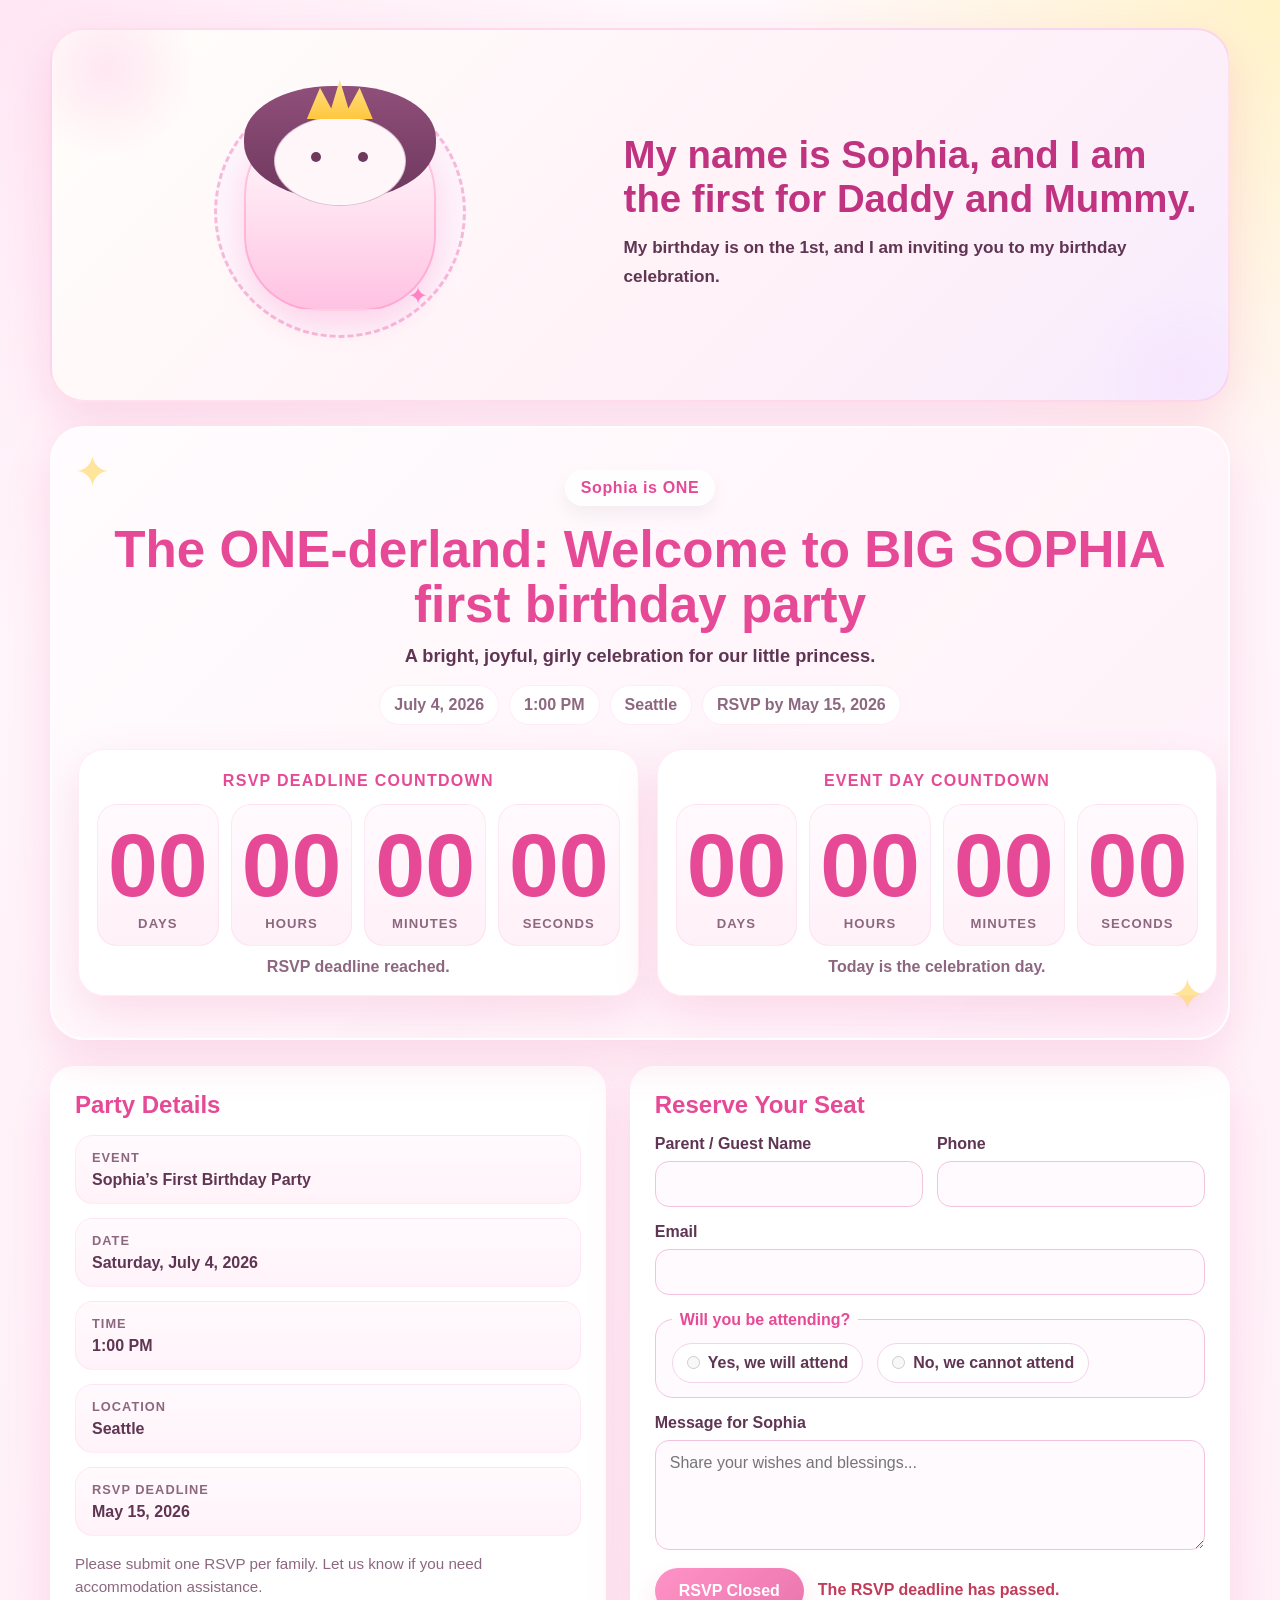
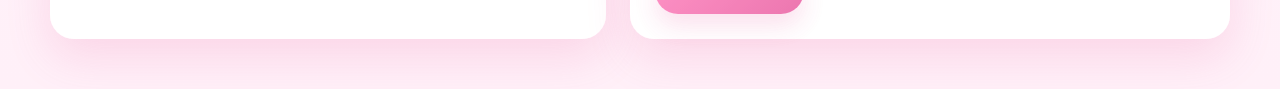
<file: public/index.html>
<!DOCTYPE html>
<html lang="en">
<head>
  <meta charset="UTF-8" />
  <meta name="viewport" content="width=device-width, initial-scale=1.0" />
  <title>The ONE-derland: Welcome to SOPHIA's first birthday party</title>
  <style>
    :root {
      --pink-1: #fff4fa;
      --pink-2: #ffe1f0;
      --pink-3: #ffc6e2;
      --pink-4: #ff9bcb;
      --pink-5: #ff6fb3;
      --pink-6: #e64995;
      --gold: #ffd86b;
      --lavender: #f4edff;
      --text: #5f3553;
      --muted: #8d6780;
      --white: #ffffff;
      --shadow: 0 18px 45px rgba(230, 73, 149, 0.16);
      --radius: 24px;
    }

    * {
      box-sizing: border-box;
    }

    body {
      margin: 0;
      font-family: "Trebuchet MS", "Segoe UI", Arial, sans-serif;
      color: var(--text);
      background:
        radial-gradient(circle at top left, #ffe7f4 0%, transparent 30%),
        radial-gradient(circle at top right, #fff3c9 0%, transparent 24%),
        linear-gradient(180deg, #fff8fc 0%, #fff0f8 100%);
    }

    .page {
      min-height: 100vh;
      padding: 28px 16px 50px;
    }

    .shell {
      max-width: 1180px;
      margin: 0 auto;
    }

    .hero {
      position: relative;
      overflow: hidden;
      background:
        linear-gradient(135deg, rgba(255, 255, 255, 0.95), rgba(255, 240, 248, 0.96)),
        linear-gradient(135deg, var(--pink-3), var(--lavender));
      border-radius: 34px;
      padding: 42px 26px;
      text-align: center;
      box-shadow: var(--shadow);
      border: 2px solid rgba(255, 255, 255, 0.85);
      margin-bottom: 26px;
    }

    .storybook-intro {
      position: relative;
      overflow: hidden;
      background: linear-gradient(135deg, #fffefb, #fff1f8 65%, #f7ecff);
      border: 2px solid rgba(255, 111, 179, 0.2);
      border-radius: 34px;
      margin-bottom: 24px;
      padding: 32px 24px 38px;
      box-shadow: var(--shadow);
    }

    .storybook-intro::before,
    .storybook-intro::after {
      content: "";
      position: absolute;
      width: 180px;
      height: 180px;
      border-radius: 50%;
      filter: blur(2px);
      opacity: 0.3;
      pointer-events: none;
    }

    .storybook-intro::before {
      top: -52px;
      left: -36px;
      background: radial-gradient(circle, #ffb6de, transparent 70%);
    }

    .storybook-intro::after {
      right: -42px;
      bottom: -66px;
      background: radial-gradient(circle, #f4d5ff, transparent 70%);
    }

    .storybook-grid {
      display: grid;
      grid-template-columns: 1fr 1.1fr;
      align-items: center;
      gap: 20px;
    }

    @media (max-width: 860px) {
      .storybook-grid {
        grid-template-columns: 1fr;
      }
    }

    .anime-princess {
      position: relative;
      width: min(100%, 300px);
      aspect-ratio: 1 / 1;
      margin: 0 auto;
      animation: floatUpDown 3.5s ease-in-out infinite;
    }

    .princess-glow {
      position: absolute;
      inset: 8% 8%;
      border-radius: 50%;
      background: radial-gradient(circle, rgba(255, 231, 245, 0.95), rgba(250, 235, 255, 0.35) 70%, transparent);
    }

    .sparkle-ring {
      position: absolute;
      inset: 8%;
      border-radius: 50%;
      border: 3px dashed rgba(230, 73, 149, 0.34);
      animation: spin 16s linear infinite;
    }

    .sparkle-ring::before,
    .sparkle-ring::after {
      content: "✦";
      position: absolute;
      font-size: 1.5rem;
      color: #ff86c5;
      animation: twinkle 1.8s ease-in-out infinite;
    }

    .sparkle-ring::before {
      top: 8%;
      left: 16%;
    }

    .sparkle-ring::after {
      bottom: 10%;
      right: 14%;
      animation-delay: 0.9s;
    }

    .princess-body {
      position: absolute;
      inset: 17% 18%;
      border-radius: 42% 42% 38% 38%;
      background: linear-gradient(180deg, #fff 0%, #ffe5f2 42%, #ffc2e2 100%);
      border: 2px solid rgba(255, 111, 179, 0.35);
      box-shadow: 0 14px 28px rgba(255, 111, 179, 0.2);
    }

    .princess-hair {
      position: absolute;
      top: 8%;
      left: 18%;
      right: 18%;
      height: 38%;
      border-radius: 46% 46% 50% 50%;
      background: linear-gradient(180deg, #8f4f7a, #6f385d);
      animation: sway 3.6s ease-in-out infinite;
      transform-origin: center top;
    }

    .princess-face {
      position: absolute;
      top: 18%;
      left: 28%;
      width: 44%;
      height: 30%;
      border-radius: 50%;
      background: #fff6fa;
      border: 1px solid rgba(111, 56, 93, 0.28);
    }

    .princess-face::before,
    .princess-face::after {
      content: "";
      position: absolute;
      top: 40%;
      width: 10px;
      height: 10px;
      border-radius: 50%;
      background: #6f385d;
      animation: blink 3s infinite;
    }

    .princess-face::before {
      left: 28%;
    }

    .princess-face::after {
      right: 28%;
    }

    .princess-crown {
      position: absolute;
      top: 3%;
      left: 39%;
      width: 22%;
      height: 16%;
      background: linear-gradient(180deg, #ffe999, #ffc63f);
      clip-path: polygon(0% 100%, 20% 35%, 37% 78%, 50% 18%, 63% 78%, 80% 35%, 100% 100%);
      filter: drop-shadow(0 2px 0 rgba(173, 111, 0, 0.3));
      animation: sparklePulse 1.9s ease-in-out infinite;
    }

    .intro-copy h2 {
      margin: 0 0 12px;
      font-size: clamp(1.6rem, 4vw, 2.4rem);
      color: #c03380;
    }

    .intro-copy p {
      margin: 0;
      font-size: 1.07rem;
      line-height: 1.7;
      color: var(--text);
      font-weight: 700;
    }

    @keyframes floatUpDown {
      0%, 100% { transform: translateY(0); }
      50% { transform: translateY(-9px); }
    }

    @keyframes sway {
      0%, 100% { transform: rotate(0deg); }
      50% { transform: rotate(1.8deg); }
    }

    @keyframes spin {
      from { transform: rotate(0deg); }
      to { transform: rotate(360deg); }
    }

    @keyframes twinkle {
      0%, 100% { opacity: 0.5; transform: scale(1); }
      50% { opacity: 1; transform: scale(1.18); }
    }

    @keyframes sparklePulse {
      0%, 100% { transform: translateY(0); filter: drop-shadow(0 2px 0 rgba(173, 111, 0, 0.3)); }
      50% { transform: translateY(-2px); filter: drop-shadow(0 2px 6px rgba(255, 214, 77, 0.8)); }
    }

    @keyframes blink {
      0%, 45%, 100% { transform: scaleY(1); }
      47%, 49% { transform: scaleY(0.1); }
    }

    .hero::before,
    .hero::after {
      position: absolute;
      font-size: 44px;
      color: rgba(255, 216, 107, 0.68);
      content: "✦";
    }

    .hero::before {
      top: 18px;
      left: 22px;
    }

    .hero::after {
      right: 22px;
      bottom: 18px;
    }

    .eyebrow {
      display: inline-block;
      background: rgba(255, 255, 255, 0.9);
      color: var(--pink-6);
      border-radius: 999px;
      padding: 9px 16px;
      font-weight: 800;
      letter-spacing: 0.04em;
      margin-bottom: 16px;
      box-shadow: 0 8px 18px rgba(0, 0, 0, 0.05);
    }

    h1 {
      margin: 0 0 12px;
      font-size: clamp(2rem, 4vw, 3.3rem);
      line-height: 1.08;
      color: var(--pink-6);
    }

    .subtitle {
      margin: 0 0 18px;
      font-size: 1.14rem;
      font-weight: 700;
      color: var(--text);
    }

    .hero-badges {
      display: flex;
      justify-content: center;
      gap: 10px;
      flex-wrap: wrap;
      margin-bottom: 24px;
    }

    .hero-badge {
      background: rgba(255, 255, 255, 0.92);
      color: var(--muted);
      border-radius: 999px;
      padding: 10px 14px;
      font-weight: 800;
      border: 1px solid rgba(255, 111, 179, 0.12);
    }

    .countdown-wrap {
      display: grid;
      grid-template-columns: 1fr 1fr;
      gap: 18px;
      margin-top: 8px;
    }

    @media (max-width: 900px) {
      .countdown-wrap {
        grid-template-columns: 1fr;
      }
    }

    .countdown-card {
      background: rgba(255, 255, 255, 0.95);
      border-radius: 26px;
      padding: 22px 18px 18px;
      border: 1px solid rgba(255, 111, 179, 0.12);
      box-shadow: var(--shadow);
    }

    .countdown-title {
      margin-bottom: 14px;
      color: var(--pink-6);
      font-size: 1rem;
      font-weight: 900;
      text-transform: uppercase;
      letter-spacing: 0.08em;
    }

    .countdown-grid {
      display: grid;
      grid-template-columns: repeat(4, 1fr);
      gap: 12px;
    }

    @media (max-width: 620px) {
      .countdown-grid {
        grid-template-columns: repeat(2, 1fr);
      }
    }

    .countdown-box {
      background: linear-gradient(180deg, #fffafd, #fff1f8);
      border: 1px solid rgba(255, 111, 179, 0.12);
      border-radius: 20px;
      padding: 18px 10px 14px;
      text-align: center;
    }

    .countdown-box span {
      display: block;
      font-size: clamp(2.6rem, 7vw, 5.6rem);
      line-height: 0.95;
      font-weight: 900;
      color: var(--pink-6);
    }

    .countdown-box small {
      display: block;
      margin-top: 8px;
      font-size: 0.82rem;
      font-weight: 800;
      letter-spacing: 0.08em;
      text-transform: uppercase;
      color: var(--muted);
    }

    .countdown-note {
      margin: 12px 0 0;
      min-height: 1.2em;
      font-weight: 800;
      color: var(--muted);
    }

    .main-grid {
      display: grid;
      grid-template-columns: 1fr 1.08fr;
      gap: 24px;
    }

    @media (max-width: 880px) {
      .main-grid {
        grid-template-columns: 1fr;
      }
    }

    .card {
      background: rgba(255, 255, 255, 0.95);
      border-radius: var(--radius);
      padding: 24px;
      box-shadow: var(--shadow);
      border: 1px solid rgba(255, 255, 255, 0.8);
    }

    .card h2 {
      margin: 0 0 16px;
      font-size: 1.5rem;
      color: var(--pink-6);
    }

    .details-list {
      display: grid;
      gap: 14px;
    }

    .detail {
      background: linear-gradient(180deg, #fffafd, #fff3f9);
      border-radius: 18px;
      padding: 14px 16px;
      border: 1px solid rgba(255, 111, 179, 0.1);
    }

    .detail-label {
      margin-bottom: 6px;
      font-size: 0.8rem;
      text-transform: uppercase;
      letter-spacing: 0.08em;
      color: var(--muted);
      font-weight: 800;
    }

    .detail-value {
      font-weight: 800;
      color: var(--text);
    }

    .footnote {
      margin-top: 16px;
      color: var(--muted);
      line-height: 1.55;
      font-size: 0.95rem;
    }

    form {
      display: grid;
      gap: 16px;
    }

    .grid-2 {
      display: grid;
      grid-template-columns: 1fr 1fr;
      gap: 14px;
    }

    @media (max-width: 640px) {
      .grid-2 {
        grid-template-columns: 1fr;
      }
    }

    .field {
      display: grid;
      gap: 8px;
    }

    label {
      font-weight: 800;
      color: var(--text);
    }

    input,
    textarea {
      width: 100%;
      padding: 13px 14px;
      border-radius: 14px;
      border: 1.5px solid #f3c3de;
      background: #fffafd;
      color: var(--text);
      font: inherit;
      transition: 0.2s ease;
    }

    input:focus,
    textarea:focus {
      outline: none;
      border-color: var(--pink-5);
      background: #ffffff;
      box-shadow: 0 0 0 4px rgba(255, 111, 179, 0.14);
    }

    textarea {
      min-height: 110px;
      resize: vertical;
    }

    fieldset {
      margin: 0;
      padding: 14px 16px;
      border-radius: 18px;
      border: 1.5px solid #f3c3de;
      background: #fffafd;
    }

    legend {
      padding: 0 8px;
      color: var(--pink-6);
      font-weight: 800;
    }

    .radio-row {
      display: flex;
      gap: 14px;
      flex-wrap: wrap;
    }

    .radio-option {
      display: inline-flex;
      align-items: center;
      gap: 8px;
      padding: 10px 14px;
      border-radius: 999px;
      background: white;
      border: 1px solid #f6d4e7;
      font-weight: 700;
    }

    .radio-option input {
      width: auto;
      margin: 0;
    }

    .helper {
      color: var(--muted);
      font-size: 0.92rem;
      line-height: 1.5;
    }

    .hidden {
      display: none !important;
    }

    .actions {
      display: flex;
      align-items: center;
      gap: 14px;
      flex-wrap: wrap;
      margin-top: 2px;
    }

    button {
      border: none;
      border-radius: 999px;
      padding: 14px 24px;
      background: linear-gradient(135deg, var(--pink-5), var(--pink-6));
      color: white;
      font-size: 1rem;
      font-weight: 800;
      cursor: pointer;
      box-shadow: 0 12px 25px rgba(230, 73, 149, 0.22);
      transition: transform 0.18s ease, box-shadow 0.18s ease;
    }

    button:hover:enabled {
      transform: translateY(-1px);
      box-shadow: 0 16px 28px rgba(230, 73, 149, 0.28);
    }

    button:disabled {
      opacity: 0.75;
      cursor: not-allowed;
    }

    .status {
      min-height: 1.2em;
      margin: 0;
      font-weight: 800;
    }

    .status.success {
      color: #1d7d4f;
    }

    .status.error {
      color: #c23b59;
    }

    .hp {
      display: none !important;
    }
  </style>
</head>
<body>
  <div class="page">
    <div class="shell">
      <section class="storybook-intro">
        <div class="storybook-grid">
          <div class="anime-princess" aria-hidden="true">
            <div class="princess-glow"></div>
            <div class="sparkle-ring"></div>
            <div class="princess-body"></div>
            <div class="princess-hair"></div>
            <div class="princess-face"></div>
            <div class="princess-crown"></div>
          </div>

          <div class="intro-copy">
            <h2>My name is Sophia, and I am the first for Daddy and Mummy.</h2>
            <p>My birthday is on the 1st, and I am inviting you to my birthday celebration.</p>
          </div>
        </div>
      </section>

      <section class="hero">
        <div class="eyebrow">Sophia is ONE</div>
        <h1>The ONE-derland: Welcome to BIG SOPHIA first birthday party</h1>
        <p class="subtitle">A bright, joyful, girly celebration for our little princess.</p>

        <div class="hero-badges">
          <div class="hero-badge">July 4, 2026</div>
          <div class="hero-badge">1:00 PM</div>
          <div class="hero-badge">Seattle</div>
          <div class="hero-badge">RSVP by May 15, 2026</div>
        </div>

        <div class="countdown-wrap">
          <div class="countdown-card">
            <div class="countdown-title">RSVP Deadline Countdown</div>
            <div class="countdown-grid">
              <div class="countdown-box">
                <span id="rsvpDays">00</span>
                <small>Days</small>
              </div>
              <div class="countdown-box">
                <span id="rsvpHours">00</span>
                <small>Hours</small>
              </div>
              <div class="countdown-box">
                <span id="rsvpMinutes">00</span>
                <small>Minutes</small>
              </div>
              <div class="countdown-box">
                <span id="rsvpSeconds">00</span>
                <small>Seconds</small>
              </div>
            </div>
            <p id="rsvpCountdownNote" class="countdown-note"></p>
          </div>

          <div class="countdown-card">
            <div class="countdown-title">Event Day Countdown</div>
            <div class="countdown-grid">
              <div class="countdown-box">
                <span id="eventDays">00</span>
                <small>Days</small>
              </div>
              <div class="countdown-box">
                <span id="eventHours">00</span>
                <small>Hours</small>
              </div>
              <div class="countdown-box">
                <span id="eventMinutes">00</span>
                <small>Minutes</small>
              </div>
              <div class="countdown-box">
                <span id="eventSeconds">00</span>
                <small>Seconds</small>
              </div>
            </div>
            <p id="eventCountdownNote" class="countdown-note"></p>
          </div>
        </div>
      </section>

      <div class="main-grid">
        <section class="card">
          <h2>Party Details</h2>

          <div class="details-list">
            <div class="detail">
              <div class="detail-label">Event</div>
              <div class="detail-value">Sophia’s First Birthday Party</div>
            </div>

            <div class="detail">
              <div class="detail-label">Date</div>
              <div class="detail-value">Saturday, July 4, 2026</div>
            </div>

            <div class="detail">
              <div class="detail-label">Time</div>
              <div class="detail-value">1:00 PM</div>
            </div>

            <div class="detail">
              <div class="detail-label">Location</div>
              <div class="detail-value">Seattle</div>
            </div>

            <div class="detail">
              <div class="detail-label">RSVP Deadline</div>
              <div class="detail-value">May 15, 2026</div>
            </div>
          </div>

          <p class="footnote">
            Please submit one RSVP per family. Let us know if you need accommodation assistance.
          </p>
        </section>

        <section class="card">
          <h2>Reserve Your Seat</h2>

          <form id="rsvpForm" novalidate>
            <div class="grid-2">
              <div class="field">
                <label for="guestName">Parent / Guest Name</label>
                <input id="guestName" name="guestName" type="text" required />
              </div>

              <div class="field">
                <label for="phone">Phone</label>
                <input id="phone" name="phone" type="tel" required />
              </div>
            </div>

            <div class="field">
              <label for="email">Email</label>
              <input id="email" name="email" type="email" required />
            </div>

            <fieldset>
              <legend>Will you be attending?</legend>
              <div class="radio-row">
                <label class="radio-option" for="attendingYes">
                  <input id="attendingYes" name="attending" type="radio" value="yes" required />
                  Yes, we will attend
                </label>

                <label class="radio-option" for="attendingNo">
                  <input id="attendingNo" name="attending" type="radio" value="no" required />
                  No, we cannot attend
                </label>
              </div>
            </fieldset>

            <div id="attendanceDetails" class="hidden">
              <div class="grid-2">
                <div class="field">
                  <label for="numberOfAdults">Number of Adults</label>
                  <input id="numberOfAdults" name="numberOfAdults" type="number" min="0" value="1" />
                </div>

                <div class="field">
                  <label for="numberOfChildren">Number of Children</label>
                  <input id="numberOfChildren" name="numberOfChildren" type="number" min="0" value="0" />
                </div>
              </div>

              <div class="field">
                <label for="dietaryNotes">Dietary Notes</label>
                <textarea id="dietaryNotes" name="dietaryNotes" placeholder="Optional"></textarea>
              </div>

              <div class="field">
                <label for="accommodationAssistance">Accommodation Assistance</label>
                <textarea
                  id="accommodationAssistance"
                  name="accommodationAssistance"
                  placeholder="Please let us know if you need any accommodation assistance."
                ></textarea>
                <div class="helper">
                  You can mention accessibility, mobility, seating, or any special support needed.
                </div>
              </div>
            </div>

            <div class="field">
              <label for="message">Message for Sophia</label>
              <textarea
                id="message"
                name="message"
                required
                placeholder="Share your wishes and blessings..."
              ></textarea>
            </div>

            <div class="hp" aria-hidden="true">
              <label for="website">Website</label>
              <input id="website" name="website" type="text" tabindex="-1" autocomplete="off" />
            </div>

            <div class="actions">
              <button id="submitBtn" type="submit">Submit RSVP</button>
              <p id="statusMessage" class="status" aria-live="polite"></p>
            </div>
          </form>
        </section>
      </div>
    </div>
  </div>

  <script>
    const form = document.getElementById("rsvpForm");
    const attendingYes = document.getElementById("attendingYes");
    const attendingNo = document.getElementById("attendingNo");
    const attendanceDetails = document.getElementById("attendanceDetails");
    const adultsInput = document.getElementById("numberOfAdults");
    const childrenInput = document.getElementById("numberOfChildren");
    const dietaryInput = document.getElementById("dietaryNotes");
    const accommodationInput = document.getElementById("accommodationAssistance");
    const submitBtn = document.getElementById("submitBtn");
    const statusMessage = document.getElementById("statusMessage");

    const RSVP_DEADLINE = new Date("2026-05-15T23:59:59-07:00");
    const EVENT_DAY = new Date("2026-07-04T13:00:00-07:00");

    function updateAttendanceUI() {
      const isAttending = attendingYes.checked;
      attendanceDetails.classList.toggle("hidden", !isAttending);
      adultsInput.required = isAttending;

      if (!isAttending) {
        adultsInput.value = "0";
        childrenInput.value = "0";
        dietaryInput.value = "";
        accommodationInput.value = "";
      } else if (!adultsInput.value) {
        adultsInput.value = "1";
      }
    }

    attendingYes.addEventListener("change", updateAttendanceUI);
    attendingNo.addEventListener("change", updateAttendanceUI);

    function setStatus(text, type = "") {
      statusMessage.textContent = text;
      statusMessage.className = "status" + (type ? ` ${type}` : "");
    }

    function padCountdown(value) {
      return String(value).padStart(2, "0");
    }

    function disableRsvpForm() {
      submitBtn.disabled = true;
      submitBtn.textContent = "RSVP Closed";
      setStatus("The RSVP deadline has passed.", "error");

      for (const el of form.elements) {
        if (el.id !== "statusMessage") {
          el.disabled = true;
        }
      }
    }

    function renderCountdown(targetDate, ids, finishedText, onExpire) {
      const now = new Date();
      const diff = targetDate.getTime() - now.getTime();

      if (diff <= 0) {
        document.getElementById(ids.days).textContent = "00";
        document.getElementById(ids.hours).textContent = "00";
        document.getElementById(ids.minutes).textContent = "00";
        document.getElementById(ids.seconds).textContent = "00";
        document.getElementById(ids.note).textContent = finishedText;

        if (typeof onExpire === "function") {
          onExpire();
        }
        return;
      }

      const totalSeconds = Math.floor(diff / 1000);
      const days = Math.floor(totalSeconds / 86400);
      const hours = Math.floor((totalSeconds % 86400) / 3600);
      const minutes = Math.floor((totalSeconds % 3600) / 60);
      const seconds = totalSeconds % 60;

      document.getElementById(ids.days).textContent = padCountdown(days);
      document.getElementById(ids.hours).textContent = padCountdown(hours);
      document.getElementById(ids.minutes).textContent = padCountdown(minutes);
      document.getElementById(ids.seconds).textContent = padCountdown(seconds);
      document.getElementById(ids.note).textContent = "";
    }

    let rsvpExpiredHandled = false;

    function startCountdowns() {
      function tick() {
        renderCountdown(
          RSVP_DEADLINE,
          {
            days: "rsvpDays",
            hours: "rsvpHours",
            minutes: "rsvpMinutes",
            seconds: "rsvpSeconds",
            note: "rsvpCountdownNote"
          },
          "RSVP deadline reached.",
          () => {
            if (!rsvpExpiredHandled) {
              rsvpExpiredHandled = true;
              disableRsvpForm();
            }
          }
        );

        renderCountdown(
          EVENT_DAY,
          {
            days: "eventDays",
            hours: "eventHours",
            minutes: "eventMinutes",
            seconds: "eventSeconds",
            note: "eventCountdownNote"
          },
          "Today is the celebration day."
        );
      }

      tick();
      setInterval(tick, 1000);
    }

    form.addEventListener("submit", async (event) => {
      event.preventDefault();
      setStatus("");

      if (new Date() > RSVP_DEADLINE) {
        disableRsvpForm();
        return;
      }

      if (!form.reportValidity()) return;

      const attending = form.elements.attending.value;
      const numberOfAdults = attending === "yes" ? Number(adultsInput.value || 0) : 0;
      const numberOfChildren = attending === "yes" ? Number(childrenInput.value || 0) : 0;

      if (attending === "yes" && (numberOfAdults + numberOfChildren < 1)) {
        setStatus("Please enter at least one attendee.", "error");
        return;
      }

      const payload = {
        guestName: form.guestName.value.trim(),
        email: form.email.value.trim(),
        phone: form.phone.value.trim(),
        attending,
        numberOfAdults,
        numberOfChildren,
        dietaryNotes: attending === "yes" ? form.dietaryNotes.value.trim() : "",
        accommodationAssistance:
          attending === "yes" ? form.accommodationAssistance.value.trim() : "",
        message: form.message.value.trim(),
        website: form.website.value.trim()
      };

      try {
        submitBtn.disabled = true;
        submitBtn.textContent = "Submitting...";
        setStatus("Sending RSVP...");

        const response = await fetch("/api/rsvp", {
          method: "POST",
          headers: {
            "Content-Type": "application/json"
          },
          body: JSON.stringify(payload)
        });

        const result = await response.json();

        if (!response.ok) {
          throw new Error(result.error || "Submission failed.");
        }

        window.location.href = "/thank-you.html";
      } catch (error) {
        setStatus(error.message || "An unexpected error occurred.", "error");
        submitBtn.disabled = false;
        submitBtn.textContent = "Submit RSVP";
      }
    });

    updateAttendanceUI();
    startCountdowns();
  </script>
</body>
</html>
</file>
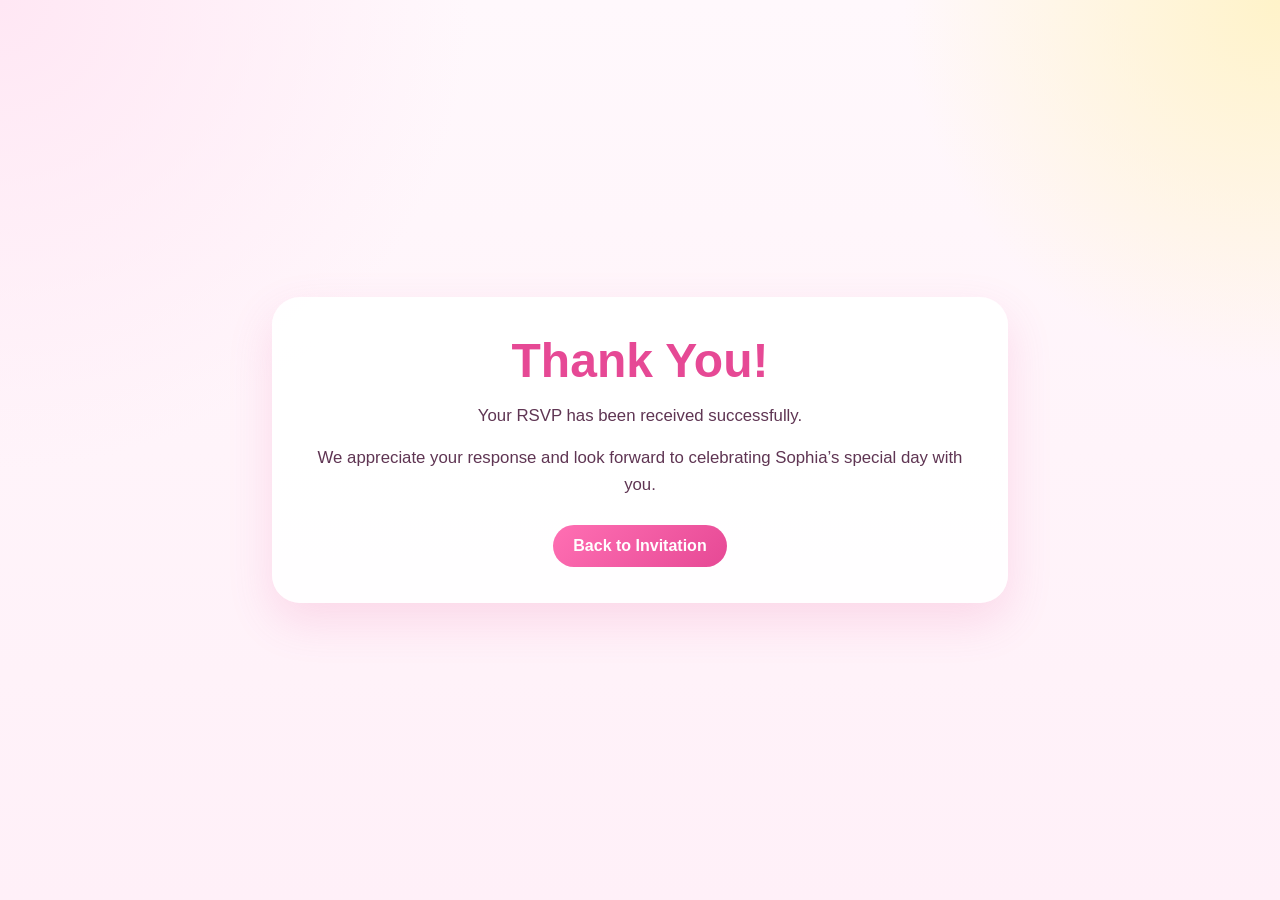
<file: public/thank-you.html>
<!DOCTYPE html>
<html lang="en">
<head>
  <meta charset="UTF-8" />
  <meta name="viewport" content="width=device-width, initial-scale=1.0" />
  <title>Thank You for Your RSVP</title>
  <style>
    body {
      margin: 0;
      font-family: "Trebuchet MS", "Segoe UI", Arial, sans-serif;
      min-height: 100vh;
      display: grid;
      place-items: center;
      background:
        radial-gradient(circle at top left, #ffe7f4 0%, transparent 30%),
        radial-gradient(circle at top right, #fff3c9 0%, transparent 24%),
        linear-gradient(180deg, #fff8fc 0%, #fff0f8 100%);
      color: #5f3553;
      padding: 20px;
      box-sizing: border-box;
    }

    .card {
      width: min(680px, 100%);
      background: rgba(255, 255, 255, 0.96);
      border-radius: 28px;
      padding: 36px 28px;
      box-shadow: 0 18px 45px rgba(230, 73, 149, 0.16);
      text-align: center;
    }

    h1 {
      margin: 0 0 14px;
      color: #e64995;
      font-size: clamp(2rem, 5vw, 3rem);
    }

    p {
      margin: 0 0 14px;
      line-height: 1.65;
      font-size: 1.05rem;
    }

    a {
      display: inline-block;
      margin-top: 12px;
      text-decoration: none;
      padding: 12px 20px;
      border-radius: 999px;
      background: linear-gradient(135deg, #ff6fb3, #e64995);
      color: white;
      font-weight: 800;
    }
  </style>
</head>
<body>
  <div class="card">
    <h1>Thank You!</h1>
    <p>Your RSVP has been received successfully.</p>
    <p>We appreciate your response and look forward to celebrating Sophia’s special day with you.</p>
    <a href="/">Back to Invitation</a>
  </div>
</body>
</html>
</file>
